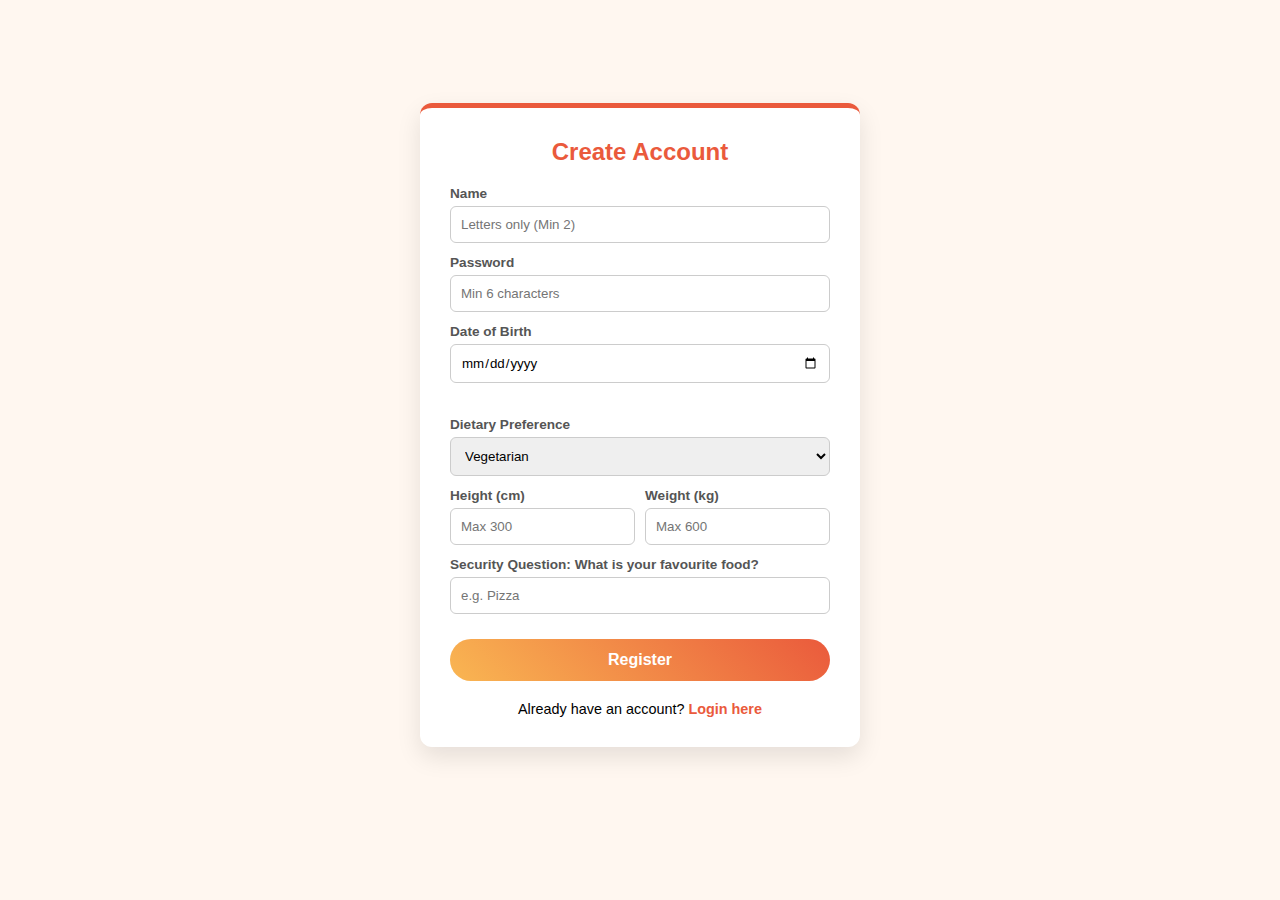
<file: templates/register.html>
<!DOCTYPE html>
<html lang="en">
<head>
    <meta charset="UTF-8">
    <title>Viorá - Register</title>
    <style>
        body { 
            font-family: 'Poppins', sans-serif; 
            background: #fff7f0; 
            margin: 0; 
            padding: 20px; 
            display: flex; 
            justify-content: center; 
            align-items: center; 
            min-height: 90vh; 
        }
        .container { 
            width: 380px; 
            background: white; 
            padding: 30px; 
            border-radius: 12px; 
            box-shadow: 0 10px 25px rgba(0,0,0,0.1); 
            border-top: 5px solid #ea5a3c; 
        }
        h2 { color: #ea5a3c; text-align: center; margin-top: 0; }
        
        label { font-size: 0.85rem; font-weight: 600; color: #555; display: block; margin-top: 12px; }
        
        input, select { 
            width: 100%; 
            padding: 10px; 
            margin-top: 5px; 
            border: 1px solid #ccc; 
            border-radius: 6px; 
            box-sizing: border-box; 
            font-family: inherit;
        }

        #ageDisplay {
            font-size: 0.85rem;
            color: #ea5a3c;
            font-weight: bold;
            margin-top: 5px;
            text-align: right;
            min-height: 1.2em;
        }

        button { 
            width: 100%; 
            padding: 12px; 
            margin-top: 25px; 
            border-radius: 50px; 
            border: none; 
            background: linear-gradient(45deg, #f9b652, #ea5a3c); 
            color: white; 
            font-weight: bold; 
            cursor: pointer; 
            font-size: 1rem;
            transition: 0.3s;
        }
        button:hover { opacity: 0.9; transform: translateY(-2px); }
        
        .links { text-align: center; margin-top: 20px; font-size: 0.9rem; }
        a { color: #ea5a3c; text-decoration: none; font-weight: 600; }
        
        .error { color: red; font-size: 0.8rem; margin-top: 5px; text-align: center; }
    </style>
</head>
<body>

    <div class="container">
        <h2>Create Account</h2>
        
        <label>Name</label>
        <input type="text" id="regName" placeholder="Letters only (Min 2)" 
               oninput="this.value=this.value.replace(/[^A-Za-z\s]/g,'')">
        
        <label>Password</label>
        <input type="password" id="regPass" placeholder="Min 6 characters">

        <label>Date of Birth</label>
        <input type="date" id="regDOB">
        <div id="ageDisplay"></div>

        <label>Dietary Preference</label>
        <select id="regDiet">
            <option value="veg">Vegetarian</option>
            <option value="non-veg">Non-Vegetarian</option>
            <option value="vegan">Vegan</option>
        </select>

        <div style="display:flex; gap:10px;">
            <div style="flex:1">
                <label>Height (cm)</label>
                <input type="number" id="regHeight" placeholder="Max 300" max="300"
                       oninput="if(this.value > 300) this.value=300;">
            </div>
            <div style="flex:1">
                <label>Weight (kg)</label>
                <input type="number" id="regWeight" placeholder="Max 600" max="600"
                       oninput="if(this.value > 600) this.value=600;">
            </div>
        </div>

        <label>Security Question: What is your favourite food?</label>
        <input type="text" id="regFood" placeholder="e.g. Pizza" 
               oninput="this.value=this.value.replace(/[^A-Za-z\s]/g,'')">

        <button id="regBtn">Register</button>
        <div id="errMsg" class="error"></div>

        <div class="links">
            Already have an account? <a href="loginpage.html">Login here</a>
        </div>
    </div>

    <script>
        // age calc
        const dobInput = document.getElementById('regDOB');
        const ageDisplay = document.getElementById('ageDisplay');

        dobInput.addEventListener('change', function() {
            if(!this.value) return;
            
            const dob = new Date(this.value);
            const today = new Date();
            let age = today.getFullYear() - dob.getFullYear();
            const m = today.getMonth() - dob.getMonth();
            
            if (m < 0 || (m === 0 && today.getDate() < dob.getDate())) {
                age--;
            }
            
            if(age < 1) {
                ageDisplay.style.color = "red";
                ageDisplay.innerText = "Invalid Age (Must be 1+)";
            } else {
                ageDisplay.style.color = "#ea5a3c";
                ageDisplay.innerText = "You are " + age + " years old";
            }
        });
        document.getElementById('regBtn').addEventListener('click', function() {
            const msg = document.getElementById('errMsg');
            msg.innerText = ""; // Clear errors
            
            let users = JSON.parse(localStorage.getItem('vioraUsers')) || [];

            // Get Values
            const name = document.getElementById('regName').value.trim();
            const pass = document.getElementById('regPass').value.trim();
            const dob = document.getElementById('regDOB').value;
            const diet = document.getElementById('regDiet').value;
            const height = document.getElementById('regHeight').value;
            const weight = document.getElementById('regWeight').value;
            const food = document.getElementById('regFood').value.trim();
            // Name Validation
            if (name.length < 2) {
                msg.innerText = "Name must have at least 2 letters.";
                return;
            }

            //Password Validation
            if (pass.length < 6) {
                msg.innerText = "Password must be at least 6 characters.";
                return;
            }
            // Age Validation
            if (!dob) {
                msg.innerText = "Please select Date of Birth.";
                return;
            }
            // Re-calculate age to be sure
            const dobDate = new Date(dob);
            const today = new Date();
            let age = today.getFullYear() - dobDate.getFullYear();
            const m = today.getMonth() - dobDate.getMonth();
            if (m < 0 || (m === 0 && today.getDate() < dobDate.getDate())) age--;
            
            if (age < 1) {
                msg.innerText = "Age must be 1 year or more.";
                return;
            }
            // Height/Weight Validation
            if (!height || height > 300) {
                msg.innerText = "Enter valid Height (Max 300cm).";
                return;
            }
            if (!weight || weight > 600) {
                msg.innerText = "Enter valid Weight (Max 600kg).";
                return;
            }
            // security question
            if (food === "") {
                msg.innerText = "Please answer the security question.";
                return;
            }
            if(users.find(u => u.name.toLowerCase() === name.toLowerCase())) {
                alert("User name already exists! Please choose another.");
                return;
            }
            // saving
            const newUser = {
                name: name,
                pass: pass,
                dob: dob,
                diet: diet,
                height: height,
                weight: weight,
                food: food.toLowerCase(),
                bmi: (weight / ((height/100) ** 2)).toFixed(2)
            };
            users.push(newUser);
            localStorage.setItem('vioraUsers', JSON.stringify(users));
            alert("Registration Successful!\nBMI: " + newUser.bmi + "\nDiet: " + diet);
            window.location.href = "loginpage.html"; // Go to Login
        });
    </script>
</body>
</html>
</file>
